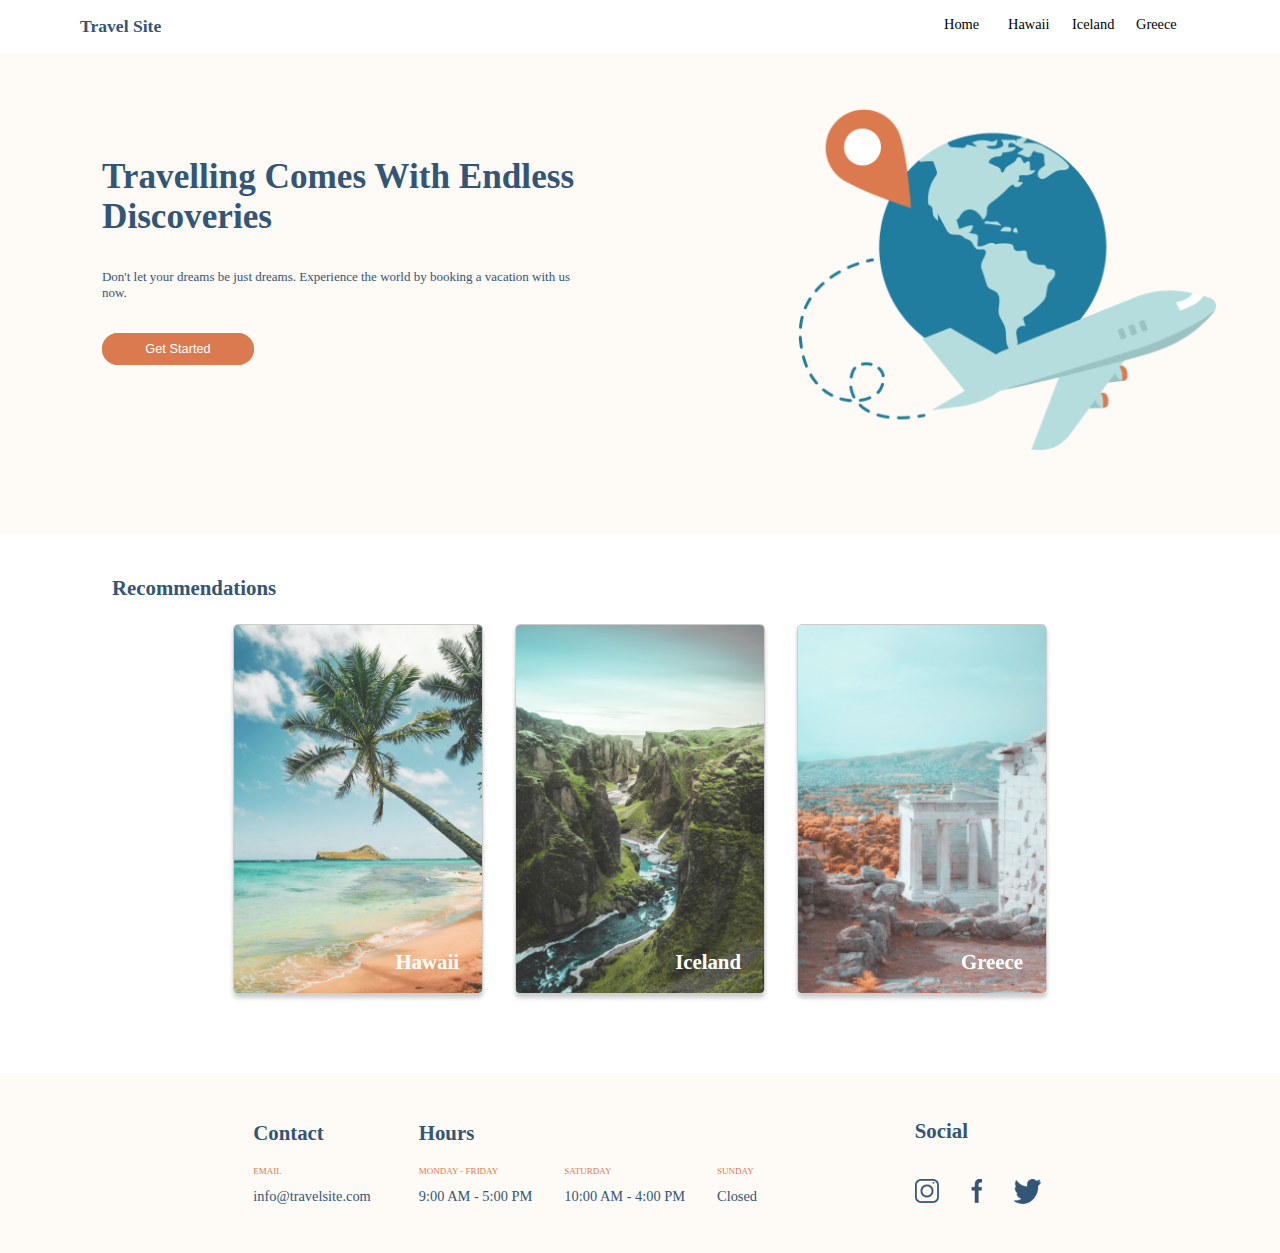
<file: index.html>
<!DOCTYPE html>
<html lang="en">

<head>
    <meta charset="UTF-8">
    <meta name="viewport" content="width=device-width, initial-scale=1.0">
    <title>Travel Site</title>

    <!-- Linking to the global.css stylesheet -->
    <link rel="stylesheet" href="./css/global.css">

    <!-- Linking to the main.css stylesheet -->
    <link rel="stylesheet" href="./css/main.css">
</head>

<body>

    <!--Added header Section:Travel Site logo,Navigation Bar(Home,Hawaii,Iceland,Greece)-->
    <header>
        <div class="header">
            <div>
                <a class="header__logo" href="../index.html">
                    Travel Site
                </a>
            </div>

            <nav id="navigation" class="header__navigation">
                <ul class="header__navigation-list">
                    <li class="header__navigation-item">
                        <a href="../index.html">Home</a>
                    </li>
                    <li class="header__navigation-item">
                        <a href="../pages/hawaii.html">Hawaii</a>
                    </li>
                    <li class="header__navigation-item">
                        <a href="../pages/iceland.html">Iceland</a>
                    </li>
                    <li class="header__navigation-item">
                        <a href="../pages/greece.html">Greece</a>
                    </li>
                </ul>
            </nav>
        </div>
    </header>

    <!--Added "main" for Hero and Recommendations section-->
    <main>

        <!--Added Hero section: For Travel site main logo, Slogan, "Get Started" button-->
        <section>
            <div class="hero">
                <!--For Travel Site Slogan : Title, Subtitle, "Get Started" button -->
                <div class="hero__slogan">
                    <div class="hero__title">
                        <p>Travelling Comes With Endless Discoveries</p>
                    </div>

                    <div class="hero__subtitle">
                        <p>Don't let your dreams be just dreams. Experience the world by booking a vacation with us now.
                        </p>
                    </div>

                    <div class="hero__button">
                        <input class="hero__button" type="button" value="Get Started" />
                    </div>
                </div>

                <!--FOr Travelsite Logo-->
                <div class="hero__logo">
                    <img class="hero__image" alt="TravelSiteLogo" src="./assets/images/hero.png" />
                </div>
            </div>
        </section>

        <!--Added Recommendations section: for adding 3 cards for each destination(Hawaii,Iceland,Greece)-->
        <section>
            <div class="recommendations">
                <div class="recommendations__title">
                    <p>Recommendations</p>
                </div>

                <div class="recommendations__card-container">
                    <div class="recommendations__card">
                        <p class="recommendations__subtitle">Hawaii</p>
                        <a href="./pages/hawaii.html">
                            <img class="recommendations__image" src="./assets/images/hawaii.jpg" alt="hawaii" />
                        </a>
                    </div>

                    <div class="recommendations__card">
                        <p class="recommendations__subtitle">Iceland</p>
                        <a href="./pages/iceland.html">
                            <img class="recommendations__image" src="./assets/images/iceland.jpg" alt="iceland" />
                        </a>
                    </div>

                    <div class="recommendations__card">
                        <p class="recommendations__subtitle">Greece</p>
                        <a href="./pages/greece.html">
                            <img class="recommendations__image" src="./assets/images/greece.jpg" alt="greece" />
                        </a>
                    </div>
                </div>

            </div>
        </section>

    </main>

    <!--Adding Footer Section : Contact, Hours, Social  -->
    <footer>
        <div class="footer">

            <div id="footer-emailId" class="footer__contacts">
                <p class="footer__title">Contact</p>
                <p class="footer__subtitle">EMAIL</p>
                <a href="mailto:info@travelsite.com">
                    <p class="footer__info">info@travelsite.com</p>
                </a>
            </div>

            <div>
                <p class="footer__title">Hours</p>
                <div class="footer__hours-details">
                    <div>
                        <p class="footer__subtitle">MONDAY - FRIDAY</p>
                        <p class="footer__info">9:00 AM - 5:00 PM</p>
                    </div>
                    <div>
                        <p class="footer__subtitle">SATURDAY</p>
                        <p class="footer__info">10:00 AM - 4:00 PM</p>
                    </div>
                    <div>
                        <p class="footer__subtitle">SUNDAY</p>
                        <p class="footer__info">Closed</p>
                    </div>
                </div>
            </div>

            <div class="footer__social">
                <p class="footer__title">Social</p>
                <div class="footer_social-details">
                    <a href="https://www.instagram.com/">
                        <img class="footer__instagram" src="../assets/icons/icon-instagram.png" alt="instagram">
                    </a>
                    <a href="https://www.facebook.com/">
                        <img class="footer__facebook" src="../assets/icons/icon-facebook.png" alt="facebook">
                    </a>
                    <a href="https://twitter.com/">
                        <img class="footer__twitter" src="../assets/icons/icon-twitter.png" alt="twitter">
                    </a>
                </div>
            </div>

        </div>
    </footer>

</body>

</html>
</file>
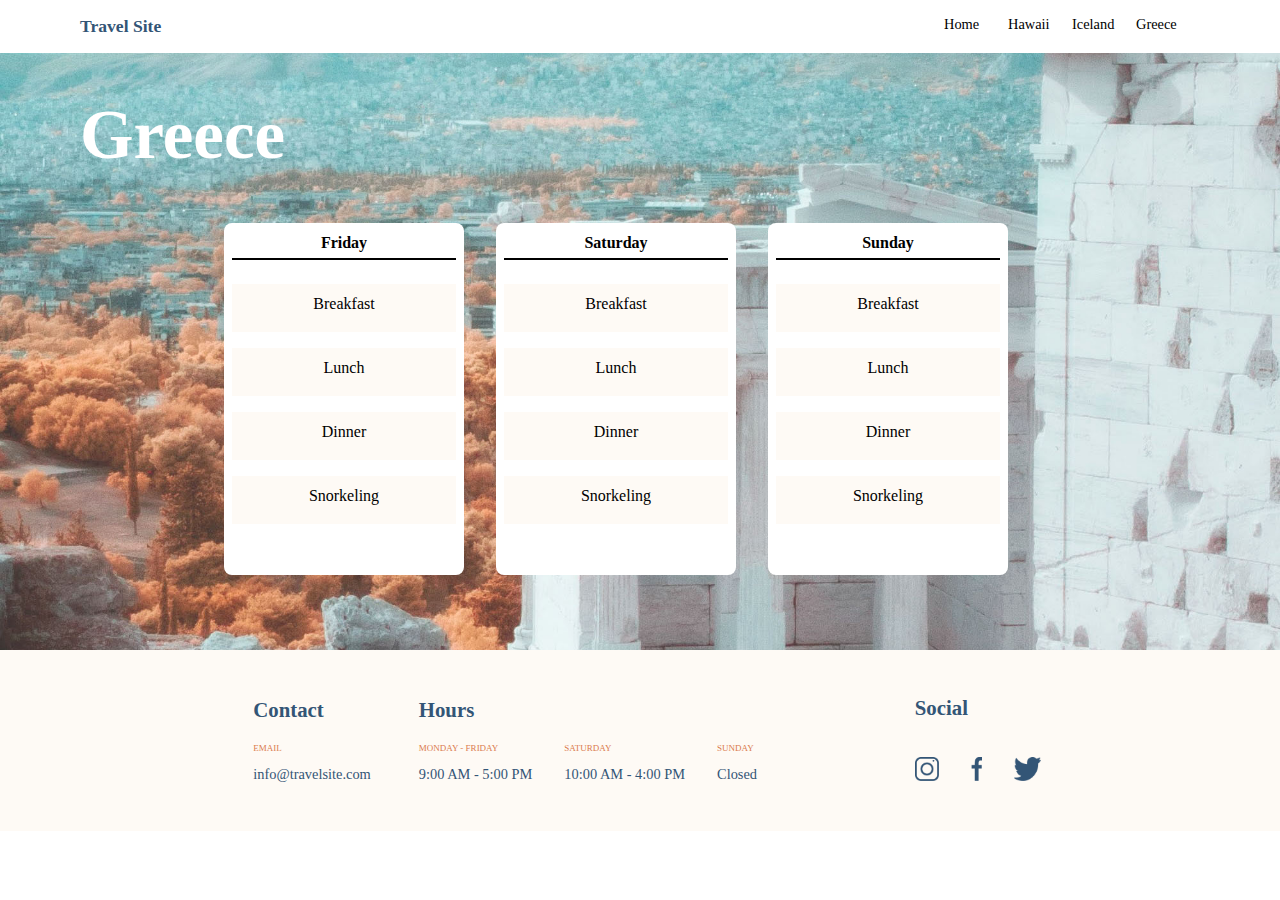
<file: pages/greece.html>
<!DOCTYPE html>
<html lang="en">

<head>
    <meta charset="UTF-8">
    <meta name="viewport" content="width=device-width, initial-scale=1.0">
    <title>Greece</title>
    <!-- Linking to the global.css stylesheet -->
    <link rel="stylesheet" href="../css/global.css">

    <!-- Linking to the destinations.css stylesheet -->
    <link rel="stylesheet" href="../css/destinations.css">
</head>

<body>

    <!--Added header Section:Travel Site logo,Navigation Bar(Home,Hawaii,Iceland,Greece)-->
    <header>
        <div class="header">
            <div>
                <a class="header__logo" href="../index.html">
                    Travel Site
                </a>
            </div>

            <nav id="navigation" class="header__navigation">
                <ul class="header__navigation-list">
                    <li class="header__navigation-item">
                        <a href="../index.html">Home</a>
                    </li>
                    <li class="header__navigation-item">
                        <a href="../pages/hawaii.html">Hawaii</a>
                    </li>
                    <li class="header__navigation-item">
                        <a href="../pages/iceland.html">Iceland</a>
                    </li>
                    <li class="header__navigation-item">
                        <a href="../pages/greece.html">Greece</a>
                    </li>
                </ul>
            </nav>
        </div>
    </header>

    <!--Added main section for showing: 
        destination-heading(Greece),background image and Itinerary Cards for 3 day trip -->
    <main>
        <div class="destination destination__greece-image">
            <div class="destination__title ">
                <p>Greece</p>
            </div>
            <div class="destination__cards-container">
                <!--Friday Itinerary card----------------------------------------------->
                <div class="destination__card">
                    <ul class="destination__list">
                        <div class="destination__list-heading">
                            <li class="destination__list-li">Friday</li>
                        </div>
                        <div class="destination__list-item">
                            <li class="destination__list-li">Breakfast</li>
                        </div>
                        <div class="destination__list-item">
                            <li class="destination__list-li">Lunch</li>
                        </div>
                        <div class="destination__list-item">
                            <li class="destination__list-li">Dinner</li>
                        </div>
                        <div class="destination__list-item">
                            <li class="destination__list-li">Snorkeling</li>
                        </div>
                    </ul>
                </div>

                <!--Saturday Itinerary card----------------------------------------------->
                <div class="destination__card">
                    <ul class="destination__list">
                        <div class="destination__list-heading">
                            <li class="destination__list-li">Saturday</li>
                        </div>
                        <div class="destination__list-item">
                            <li class="destination__list-li">Breakfast</li>
                        </div>
                        <div class="destination__list-item">
                            <li class="destination__list-li">Lunch</li>
                        </div>
                        <div class="destination__list-item">
                            <li class="destination__list-li">Dinner</li>
                        </div>
                        <div class="destination__list-item">
                            <li class="destination__list-li">Snorkeling</li>
                        </div>
                    </ul>
                </div>

                <!--Sunday Itinerary card----------------------------------------------->
                <div class="destination__card">
                    <ul class="destination__list">
                        <div class="destination__list-heading">
                            <li class="destination__list-li">Sunday</li>
                        </div>
                        <div class="destination__list-item">
                            <li class="destination__list-li">Breakfast</li>
                        </div>
                        <div class="destination__list-item">
                            <li class="destination__list-li">Lunch</li>
                        </div>
                        <div class="destination__list-item">
                            <li class="destination__list-li">Dinner</li>
                        </div>
                        <div class="destination__list-item">
                            <li class="destination__list-li">Snorkeling</li>
                        </div>
                    </ul>
                </div>

            </div>
        </div>
    </main>

    <!--Adding Footer Section : Contact, Hours, Social  -->
    <footer>
        <div class="footer">

            <div id="footer-emailId" class="footer__contacts">
                <p class="footer__title">Contact</p>
                <p class="footer__subtitle">EMAIL</p>
                <a href="mailto:info@travelsite.com">
                    <p class="footer__info">info@travelsite.com</p>
                </a>
            </div>

            <div>
                <p class="footer__title">Hours</p>
                <div class="footer__hours-details">
                    <div>
                        <p class="footer__subtitle">MONDAY - FRIDAY</p>
                        <p class="footer__info">9:00 AM - 5:00 PM</p>
                    </div>
                    <div>
                        <p class="footer__subtitle">SATURDAY</p>
                        <p class="footer__info">10:00 AM - 4:00 PM</p>
                    </div>
                    <div>
                        <p class="footer__subtitle">SUNDAY</p>
                        <p class="footer__info">Closed</p>
                    </div>
                </div>
            </div>

            <div class="footer__social">
                <p class="footer__title">Social</p>
                <div class="footer_social-details">
                    <a href="https://www.instagram.com/">
                        <img class="footer__instagram" src="../assets/icons/icon-instagram.png" alt="instagram">
                    </a>
                    <a href="https://www.facebook.com/">
                        <img class="footer__facebook" src="../assets/icons/icon-facebook.png" alt="facebook">
                    </a>
                    <a href="https://twitter.com/">
                        <img class="footer__twitter" src="../assets/icons/icon-twitter.png" alt="twitter">
                    </a>
                </div>
            </div>

        </div>
    </footer>

</body>

</html>
</file>
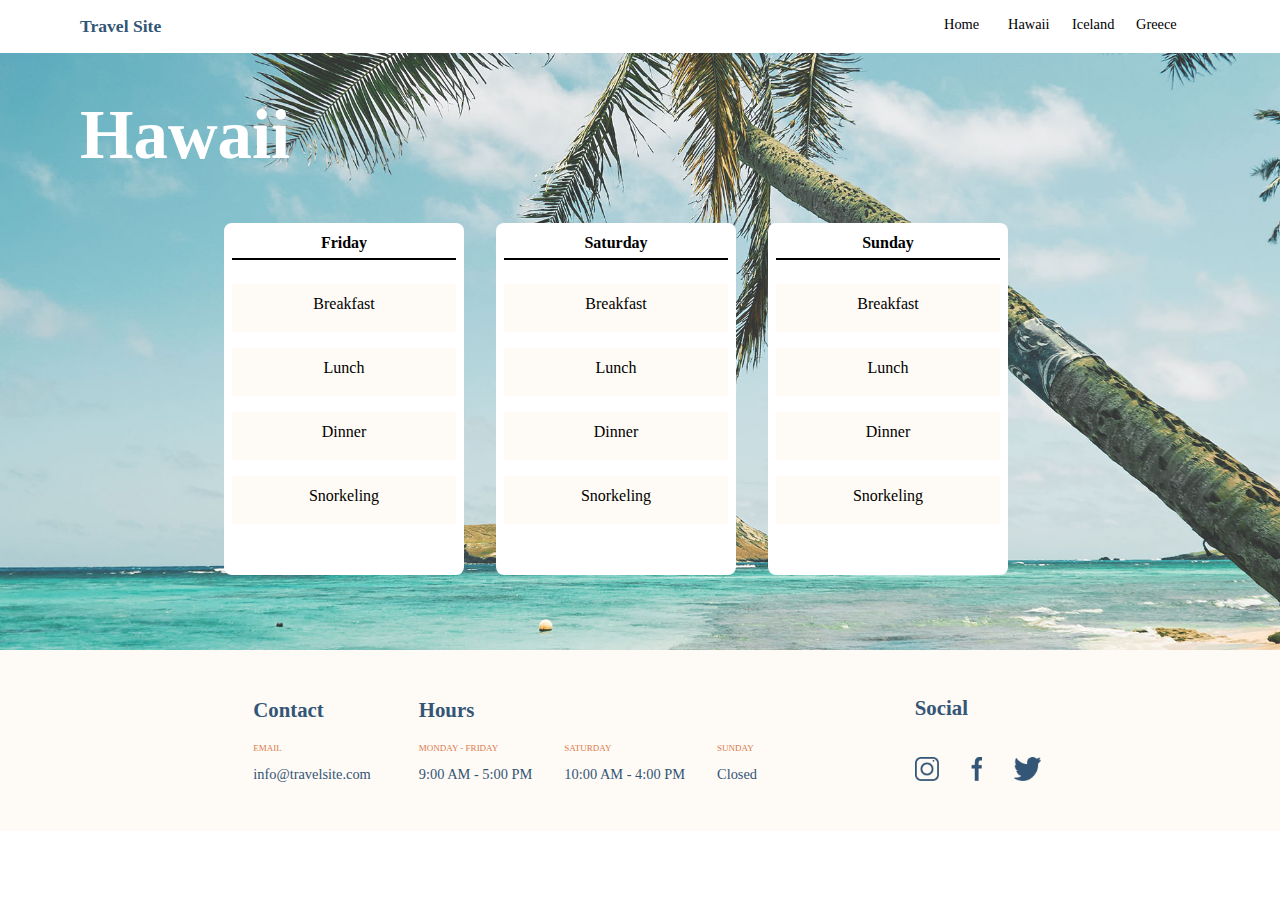
<file: pages/hawaii.html>
<!DOCTYPE html>
<html lang="en">

<head>
    <meta charset="UTF-8">
    <meta name="viewport" content="width=device-width, initial-scale=1.0">
    <title>Hawaaii</title>
    <!-- Linking to the global.css stylesheet -->
    <link rel="stylesheet" href="../css/global.css">

    <!-- Linking to the destinations.css stylesheet -->
    <link rel="stylesheet" href="../css/destinations.css">
</head>

<body>

    <!--Added header Section:Travel Site logo,Navigation Bar(Home,Hawaii,Iceland,Greece)-->
    <header>
        <div class="header">
            <div>
                <a class="header__logo" href="../index.html">
                    Travel Site
                </a>
            </div>

            <nav id="navigation" class="header__navigation">
                <ul class="header__navigation-list">
                    <li class="header__navigation-item">
                        <a href="../index.html">Home</a>
                    </li>
                    <li class="header__navigation-item">
                        <a href="../pages/hawaii.html">Hawaii</a>
                    </li>
                    <li class="header__navigation-item">
                        <a href="../pages/iceland.html">Iceland</a>
                    </li>
                    <li class="header__navigation-item">
                        <a href="../pages/greece.html">Greece</a>
                    </li>
                </ul>
            </nav>
        </div>
    </header>

    <!--Added main section for showing: 
        destination-heading(Hawaii),background image and Itinerary Cards for 3 day trip -->
    <main>
        <div class="destination destination__hawaii-image">
            <div class="destination__title ">
                <p>Hawaii</p>
            </div>
            <div class="destination__cards-container">
                <!--Friday Itinerary card----------------------------------------------->
                <div class="destination__card">
                    <ul class="destination__list">
                        <div class="destination__list-heading">
                            <li class="destination__list-li">Friday</li>
                        </div>
                        <div class="destination__list-item">
                            <li class="destination__list-li">Breakfast</li>
                        </div>
                        <div class="destination__list-item">
                            <li class="destination__list-li">Lunch</li>
                        </div>
                        <div class="destination__list-item">
                            <li class="destination__list-li">Dinner</li>
                        </div>
                        <div class="destination__list-item">
                            <li class="destination__list-li">Snorkeling</li>
                        </div>
                    </ul>
                </div>

                <!--Saturday Itinerary card----------------------------------------------->
                <div class="destination__card">
                    <ul class="destination__list">
                        <div class="destination__list-heading">
                            <li class="destination__list-li">Saturday</li>
                        </div>
                        <div class="destination__list-item">
                            <li class="destination__list-li">Breakfast</li>
                        </div>
                        <div class="destination__list-item">
                            <li class="destination__list-li">Lunch</li>
                        </div>
                        <div class="destination__list-item">
                            <li class="destination__list-li">Dinner</li>
                        </div>
                        <div class="destination__list-item">
                            <li class="destination__list-li">Snorkeling</li>
                        </div>
                    </ul>
                </div>

                <!--Sunday Itinerary card----------------------------------------------->
                <div class="destination__card">
                    <ul class="destination__list">
                        <div class="destination__list-heading">
                            <li class="destination__list-li">Sunday</li>
                        </div>
                        <div class="destination__list-item">
                            <li class="destination__list-li">Breakfast</li>
                        </div>
                        <div class="destination__list-item">
                            <li class="destination__list-li">Lunch</li>
                        </div>
                        <div class="destination__list-item">
                            <li class="destination__list-li">Dinner</li>
                        </div>
                        <div class="destination__list-item">
                            <li class="destination__list-li">Snorkeling</li>
                        </div>
                    </ul>
                </div>

            </div>
        </div>
    </main>

    <!--Adding Footer Section : Contact, Hours, Social  -->
    <footer>
        <div class="footer">

            <div id="footer-emailId" class="footer__contacts">
                <p class="footer__title">Contact</p>
                <p class="footer__subtitle">EMAIL</p>
                <a href="mailto:info@travelsite.com">
                    <p class="footer__info">info@travelsite.com</p>
                </a>
            </div>

            <div>
                <p class="footer__title">Hours</p>
                <div class="footer__hours-details">
                    <div>
                        <p class="footer__subtitle">MONDAY - FRIDAY</p>
                        <p class="footer__info">9:00 AM - 5:00 PM</p>
                    </div>
                    <div>
                        <p class="footer__subtitle">SATURDAY</p>
                        <p class="footer__info">10:00 AM - 4:00 PM</p>
                    </div>
                    <div>
                        <p class="footer__subtitle">SUNDAY</p>
                        <p class="footer__info">Closed</p>
                    </div>
                </div>
            </div>

            <div class="footer__social">
                <p class="footer__title">Social</p>
                <div class="footer_social-details">
                    <a href="https://www.instagram.com/">
                        <img class="footer__instagram" src="../assets/icons/icon-instagram.png" alt="instagram">
                    </a>
                    <a href="https://www.facebook.com/">
                        <img class="footer__facebook" src="../assets/icons/icon-facebook.png" alt="facebook">
                    </a>
                    <a href="https://twitter.com/">
                        <img class="footer__twitter" src="../assets/icons/icon-twitter.png" alt="twitter">
                    </a>
                </div>
            </div>

        </div>
    </footer>

</body>

</html>
</file>
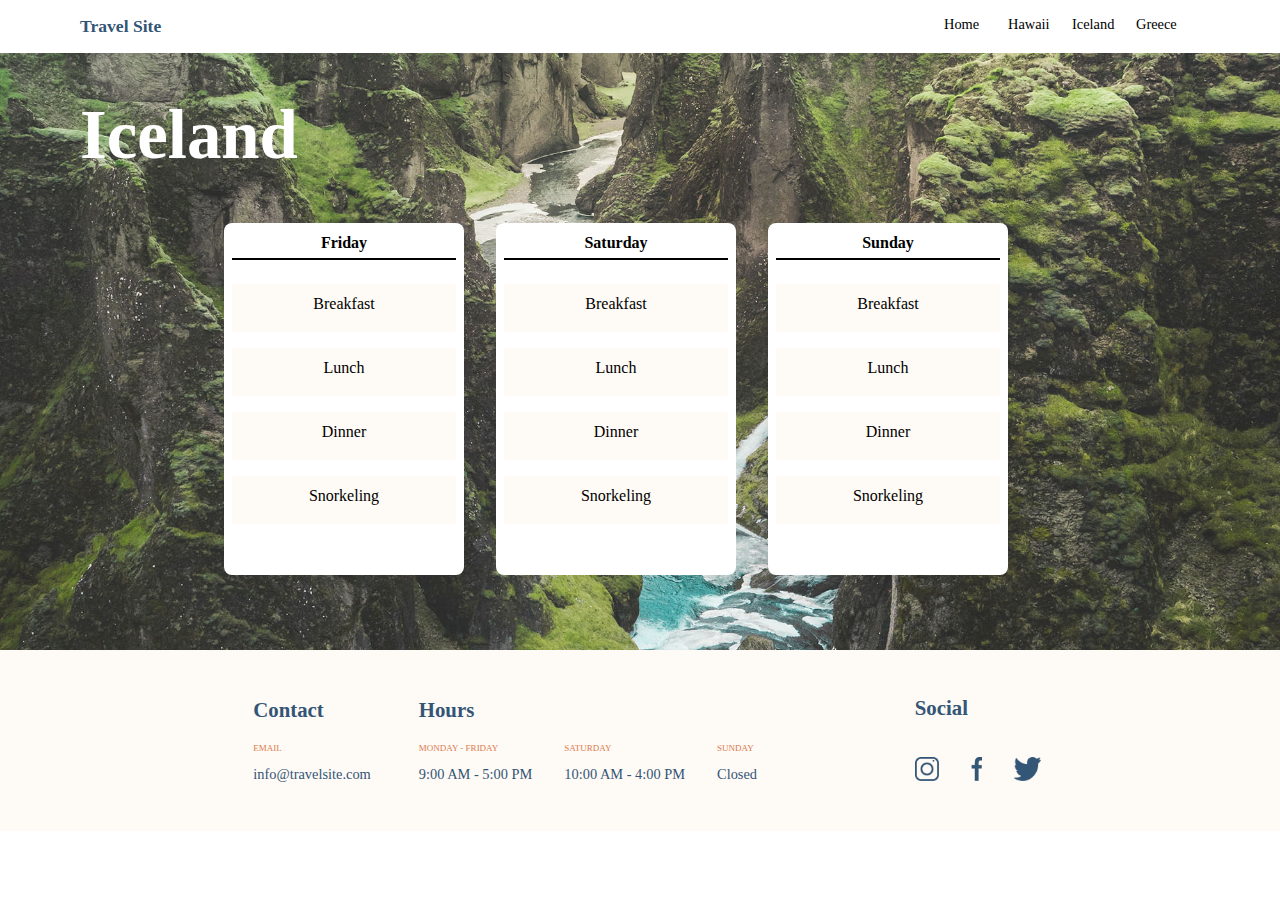
<file: pages/iceland.html>
<!DOCTYPE html>
<html lang="en">

<head>
    <meta charset="UTF-8">
    <meta name="viewport" content="width=device-width, initial-scale=1.0">
    <title>Iceland</title>
    <!-- Linking to the global.css stylesheet -->
    <link rel="stylesheet" href="../css/global.css">

    <!-- Linking to the destinations.css stylesheet -->
    <link rel="stylesheet" href="../css/destinations.css">
</head>

<body>

    <!--Added header Section:Travel Site logo,Navigation Bar(Home,Hawaii,Iceland,Greece)-->
    <header>
        <div class="header">
            <div>
                <a class="header__logo" href="../index.html">
                    Travel Site
                </a>
            </div>

            <nav id="navigation" class="header__navigation">
                <ul class="header__navigation-list">
                    <li class="header__navigation-item">
                        <a href="../index.html">Home</a>
                    </li>
                    <li class="header__navigation-item">
                        <a href="../pages/hawaii.html">Hawaii</a>
                    </li>
                    <li class="header__navigation-item">
                        <a href="../pages/iceland.html">Iceland</a>
                    </li>
                    <li class="header__navigation-item">
                        <a href="../pages/greece.html">Greece</a>
                    </li>
                </ul>
            </nav>
        </div>
    </header>

    <!--Added main section for showing: 
        destination-heading(Iceland),background image and Itinerary Cards for 3 day trip -->
    <main>
        <div class="destination destination__iceland-image">
            <div class="destination__title ">
                <p>Iceland</p>
            </div>
            <div class="destination__cards-container">
                <!--Friday Itinerary card----------------------------------------------->
                <div class="destination__card">
                    <ul class="destination__list">
                        <div class="destination__list-heading">
                            <li class="destination__list-li">Friday</li>
                        </div>
                        <div class="destination__list-item">
                            <li class="destination__list-li">Breakfast</li>
                        </div>
                        <div class="destination__list-item">
                            <li class="destination__list-li">Lunch</li>
                        </div>
                        <div class="destination__list-item">
                            <li class="destination__list-li">Dinner</li>
                        </div>
                        <div class="destination__list-item">
                            <li class="destination__list-li">Snorkeling</li>
                        </div>
                    </ul>
                </div>

                <!--Saturday Itinerary card----------------------------------------------->
                <div class="destination__card">
                    <ul class="destination__list">
                        <div class="destination__list-heading">
                            <li class="destination__list-li">Saturday</li>
                        </div>
                        <div class="destination__list-item">
                            <li class="destination__list-li">Breakfast</li>
                        </div>
                        <div class="destination__list-item">
                            <li class="destination__list-li">Lunch</li>
                        </div>
                        <div class="destination__list-item">
                            <li class="destination__list-li">Dinner</li>
                        </div>
                        <div class="destination__list-item">
                            <li class="destination__list-li">Snorkeling</li>
                        </div>
                    </ul>
                </div>

                <!--Sunday Itinerary card----------------------------------------------->
                <div class="destination__card">
                    <ul class="destination__list">
                        <div class="destination__list-heading">
                            <li class="destination__list-li">Sunday</li>
                        </div>
                        <div class="destination__list-item">
                            <li class="destination__list-li">Breakfast</li>
                        </div>
                        <div class="destination__list-item">
                            <li class="destination__list-li">Lunch</li>
                        </div>
                        <div class="destination__list-item">
                            <li class="destination__list-li">Dinner</li>
                        </div>
                        <div class="destination__list-item">
                            <li class="destination__list-li">Snorkeling</li>
                        </div>
                    </ul>
                </div>

            </div>
        </div>
    </main>

    <!--Adding Footer Section : Contact, Hours, Social  -->
    <footer>
        <div class="footer">

            <div id="footer-emailId" class="footer__contacts">
                <p class="footer__title">Contact</p>
                <p class="footer__subtitle">EMAIL</p>
                <a href="mailto:info@travelsite.com">
                    <p class="footer__info">info@travelsite.com</p>
                </a>
            </div>

            <div>
                <p class="footer__title">Hours</p>
                <div class="footer__hours-details">
                    <div>
                        <p class="footer__subtitle">MONDAY - FRIDAY</p>
                        <p class="footer__info">9:00 AM - 5:00 PM</p>
                    </div>
                    <div>
                        <p class="footer__subtitle">SATURDAY</p>
                        <p class="footer__info">10:00 AM - 4:00 PM</p>
                    </div>
                    <div>
                        <p class="footer__subtitle">SUNDAY</p>
                        <p class="footer__info">Closed</p>
                    </div>
                </div>
            </div>

            <div class="footer__social">
                <p class="footer__title">Social</p>
                <div class="footer_social-details">
                    <a href="https://www.instagram.com/">
                        <img class="footer__instagram" src="../assets/icons/icon-instagram.png" alt="instagram">
                    </a>
                    <a href="https://www.facebook.com/">
                        <img class="footer__facebook" src="../assets/icons/icon-facebook.png" alt="facebook">
                    </a>
                    <a href="https://twitter.com/">
                        <img class="footer__twitter" src="../assets/icons/icon-twitter.png" alt="twitter">
                    </a>
                </div>
            </div>

        </div>
    </footer>

</body>

</html>
</file>
<file: css/global.css>
/*---------------------------------------------------------------------------   
    Added default properties for the site 
  ---------------------------------------------------------------------------*/
* {
  box-sizing: border-box;
  margin: 0;
  padding: 0;
}

body {
  font-family: Verdana;

  --white-color: #FFFFFF;
  --black-color: #000000;
  --brown-color: #DB7A4E;
  --blue-shade1-color: #335576;
  --orange-shade1-color: #FEFAF5;
}

/*-----------------------------------------------------------------------------
Added common selectors for tags at class level for extra styling
-------------------------------------------------------------------------------*/
#navigation a {
  text-decoration: none;
  color: var(--black-color);
}

#navigation a:hover {
  text-decoration-line: underline;
  text-decoration-color: var(--brown-color);
  text-underline-offset: 0.5rem;
  text-decoration-thickness: 2px;
}

#footer-emailId a {
  text-decoration: none;
}

/*---------------------------------------------------------------------------   
    Added selectors for Header and Navigation Bar
---------------------------------------------------------------------------*/
.header {
  display: flex;
  justify-content: space-between;
  width: 1280PX;
  padding: 1rem 5rem;
  background-color: var(--white-color);
  position: fixed;
  top: 0;
}

.header__navigation-list {
  display: flex;
  justify-content: space-evenly;
  list-style-type: none;
}

.header__navigation-item {
  width: 4rem;
  font-size: 0.9rem;
}

.header__logo {
  text-decoration: none;
  color: var(--blue-shade1-color);
  font-weight: bolder;
  font-size: 1.1rem;
}

/*---------------------------------------------------------------------------   
    Added selectors for Footer
---------------------------------------------------------------------------*/
.footer {
  display: flex;
  justify-content: center;
  align-items: center;
  gap: 1rem;
  background-color: var(--orange-shade1-color);
  width: 1280PX;
  height: 100%;
  padding: 1rem 0;
}

.footer__title {
  padding-bottom: 1.3rem;
  color: var(--blue-shade1-color);
  font-size: 1.3rem;
  font-weight: bold;
}

.footer__subtitle {
  padding-bottom: 0.8rem;
  color: var(--brown-color);
  font-size: xx-small;
}

.footer__info {
  color: var(--blue-shade1-color);
  font-size: 0.9rem;
}

.footer__contacts {
  margin-left: 6rem;
  padding: 2rem;
}

.footer__hours-details {
  display: flex;
  justify-content: left;
  width: 30rem;
  gap: 2rem;
}

.footer__social {
  margin-right: 5rem;
}

.footer_social-details {
  display: flex;
  justify-content: flex-start;
  gap: 2rem;
  width: 10rem;
  padding-top: 1rem;
}

.footer__instagram {
  width: 1.5rem;
}

.footer__facebook {
  width: 0.7rem;
  height: 1.5rem;
}

.footer__twitter {
  width: 1.7rem;
}
</file>
<file: css/main.css>
/*---------------------------------------------------------------------------   
    Added selectors for Hero section.(Travel site Slogan,main Logo)
  ---------------------------------------------------------------------------*/
.hero {
    display: flex;
    justify-content: right;
    gap: 8.5rem;
    width: 1280px;
    height: 480px;
    margin-top: 3.3rem;
    background-color: var(--orange-shade1-color);
}

.hero__slogan {
    display: flex;
    flex-direction: column;
    justify-content: center;
    gap: 2rem;
    margin-bottom: 4rem;
}

.hero__title {
    font-size: 2.2rem;
    font-weight: bold;
    color: var(--blue-shade1-color);
    width: 31rem;

}

.hero__subtitle {
    font-size: small;
    color: var(--blue-shade1-color);
    width: 31rem;
}

.hero__button {
    background-color: var(--brown-color);
    width: 9.5rem;
    height: 2rem;
    font-size: 0.8rem;
    font-weight: lighter;
    border: none;
    color: var(--white-color);
    text-align: center;
    text-decoration: none;
    cursor: pointer;
    border-radius: 4rem;
}

.hero__logo {
    margin: 3rem 4rem 4rem 4rem;
}

.hero__image {
    height: 350px;
}

/*---------------------------------------------------------------------------- 
    Added selectors for Recommendations section : Display card for each 
    destination(Hawaii,Iceland,Greece)
  ---------------------------------------------------------------------------*/
.recommendations {
    height: 540px;
    width: 1280px;
    display: flex;
    justify-content: center;
    flex-direction: column;
    background-color: var(--white-color);
}

.recommendations__title {
    color: var(--blue-shade1-color);
    font-size: 1.3rem;
    font-weight: bold;
    margin-left: 7rem;
    width: fit-content;
    padding-bottom: 1.5rem;
}

.recommendations__card-container {
    display: flex;
    justify-content: center;
    align-self: center;
    gap: 2rem;
    padding-bottom: 2rem;
    width: fit-content;
}

.recommendations__card {
    position: relative;
}

.recommendations__image:hover {
    border: 3px groove var(--brown-color);
    box-shadow: 0px 4px 4px rgba(0, 0, 0, 60%);
}

.recommendations__subtitle {
    color: var(--white-color);
    font-size: 1.3rem;
    font-weight: bold;
    width: fit-content;
    position: absolute;
    bottom: 0px;
    right: 0px;
    padding: 1.5rem;
}

.recommendations__image {
    background-size: cover;
    background-position: center;
    width: 250px;
    height: 370px;
    border-radius: 5px;
    border: 1px solid rgba(0, 0, 0, 20%);
    box-shadow: 0px 4px 4px rgba(0, 0, 0, 20%);
}
</file>
<file: css/destinations.css>
/*---------------------------------------------------------------------------   
    Adding selectors for Main destination Page.(Hawaii, Iceland, Greece)
  ---------------------------------------------------------------------------*/
.destination {
    display: flex;
    flex-direction: column;
    justify-content: flex-start;
    height: 650px;
    width: 1280px;
    background-size: cover;
    background-position: 1280px 1260px;
}

.destination__hawaii-image {
    background-image: url('../assets/images/hawaii.jpg');
}

.destination__iceland-image {
    background-image: url('../assets/images/iceland.jpg');
}

.destination__greece-image {
    background-image: url('../assets/images/greece.jpg');
}

.destination__title {
    padding-top: 3.5rem;
    margin-top: 2.5rem;
    padding-left: 5rem;
    width: fit-content;
    font-size: 4.3rem;
    font-weight: bold;
    color: var(--white-color);
}

.destination__cards-container {
    display: flex;
    width: fit-content;
    position: relative;
    top: 2rem;
    left: 13rem
}

.destination__card {
    width: 15rem;
    height: 22rem;
    margin: 1rem;
    border-radius: 0.5rem;
    background-color: var(--white-color);
}

.destination__card:hover {
    border: 3px groove var(--white-color);
    box-shadow: 0px 1px 1px var(--black-color);
}

.destination__list {
    display: flex;
    flex-direction: column;
    list-style-type: none;
}

.destination__list-item {
    height: 3rem;
    text-align: center;
    font-size: 1rem;
    background-color: var(--orange-shade1-color);
    margin: 0.5rem 0.5rem;
}

.destination__list-li {
    margin-top: 0.7rem;
}

.destination__list-heading {
    height: 2rem;
    text-align: center;
    font-size: 1rem;
    font-weight: bold;
    margin: 0 0.5rem 1rem 0.5rem;
    padding-bottom: 2.2rem;
    border-bottom: 2px solid var(--black-color);
}
</file>
